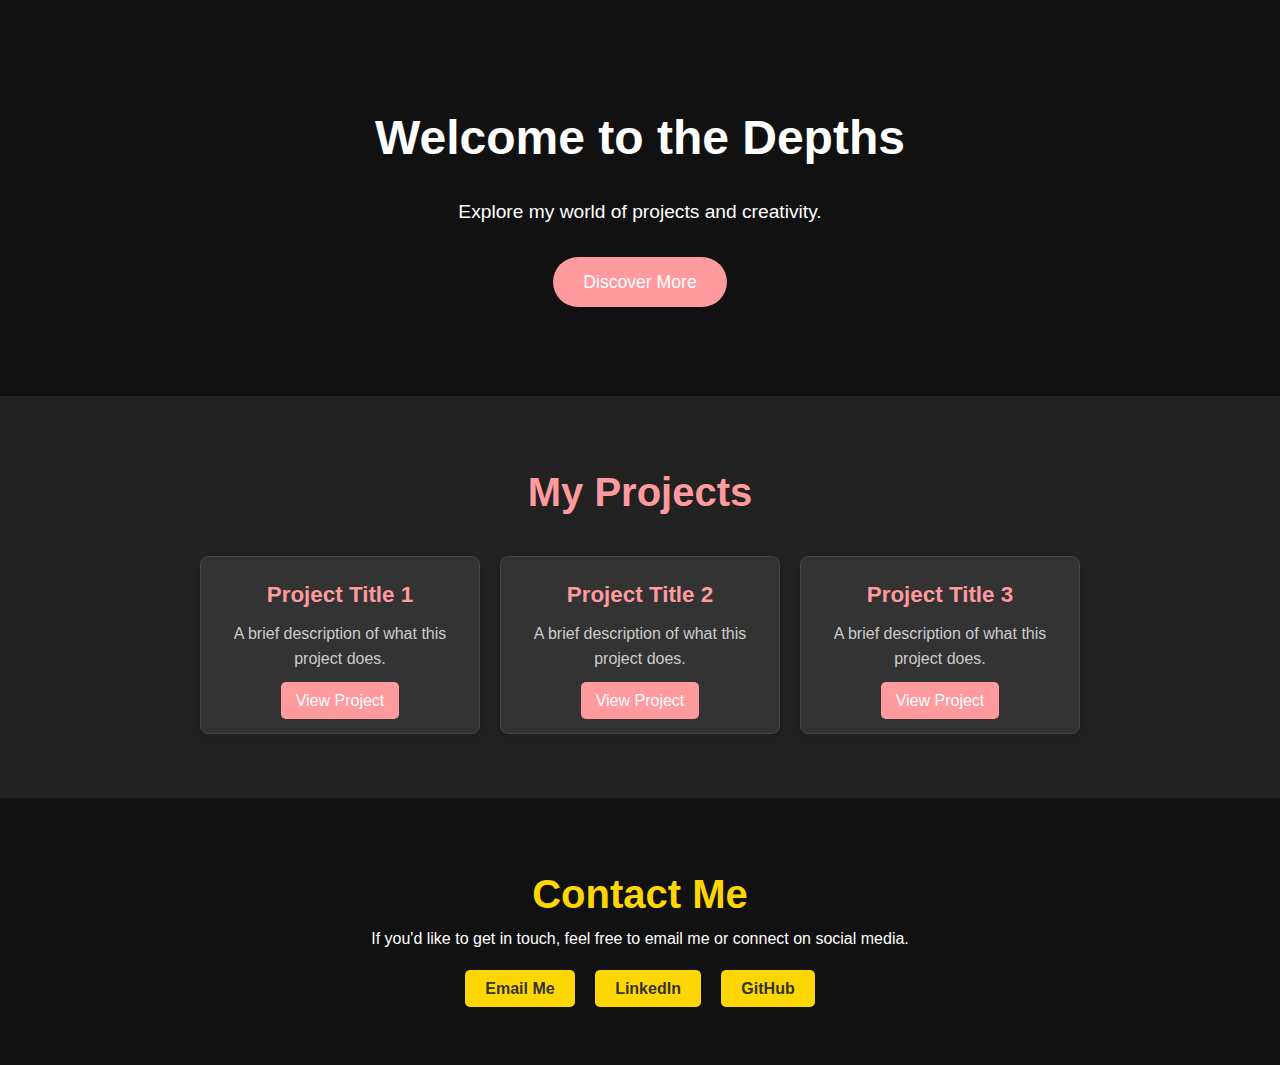
<file: index.html>
<!DOCTYPE html>
<html lang="en">
<head>
    <meta charset="UTF-8">
    <meta name="viewport" content="width=device-width, initial-scale=1.0">
    <meta http-equiv="X-UA-Compatible" content="ie=edge">
    <title>My Deep Sea Website</title>
    <link rel="stylesheet" href="styles.css">
</head>
<body>

    <!-- Hero Section -->
    <section id="hero">
        <div class="hero-content">
            <h1>Welcome to the Depths</h1>
            <p>Explore my world of projects and creativity.</p>
            <a href="#projects" class="btn">Discover More</a>
        </div>
    </section>

    <!-- Projects Section -->
    <section id="projects">
        <h2>My Projects</h2>
        <div class="project-grid">
            <div class="project-card">
                <h3>Project Title 1</h3>
                <p>A brief description of what this project does.</p>
                <a href="#" class="btn">View Project</a>
            </div>
            <div class="project-card">
                <h3>Project Title 2</h3>
                <p>A brief description of what this project does.</p>
                <a href="#" class="btn">View Project</a>
            </div>
            <div class="project-card">
                <h3>Project Title 3</h3>
                <p>A brief description of what this project does.</p>
                <a href="#" class="btn">View Project</a>
            </div>
        </div>
    </section>

    <!-- Contact Section -->
    <section id="contact">
        <h2>Contact Me</h2>
        <p>If you'd like to get in touch, feel free to email me or connect on social media.</p>
        <div class="contact-info">
            <a href="mailto:youremail@example.com" class="btn">Email Me</a>
            <a href="https://linkedin.com/in/yourprofile" class="btn">LinkedIn</a>
            <a href="https://github.com/yourusername" class="btn">GitHub</a>
        </div>
    </section>

    <script src="script.js"></script>
</body>
</html>
</file>
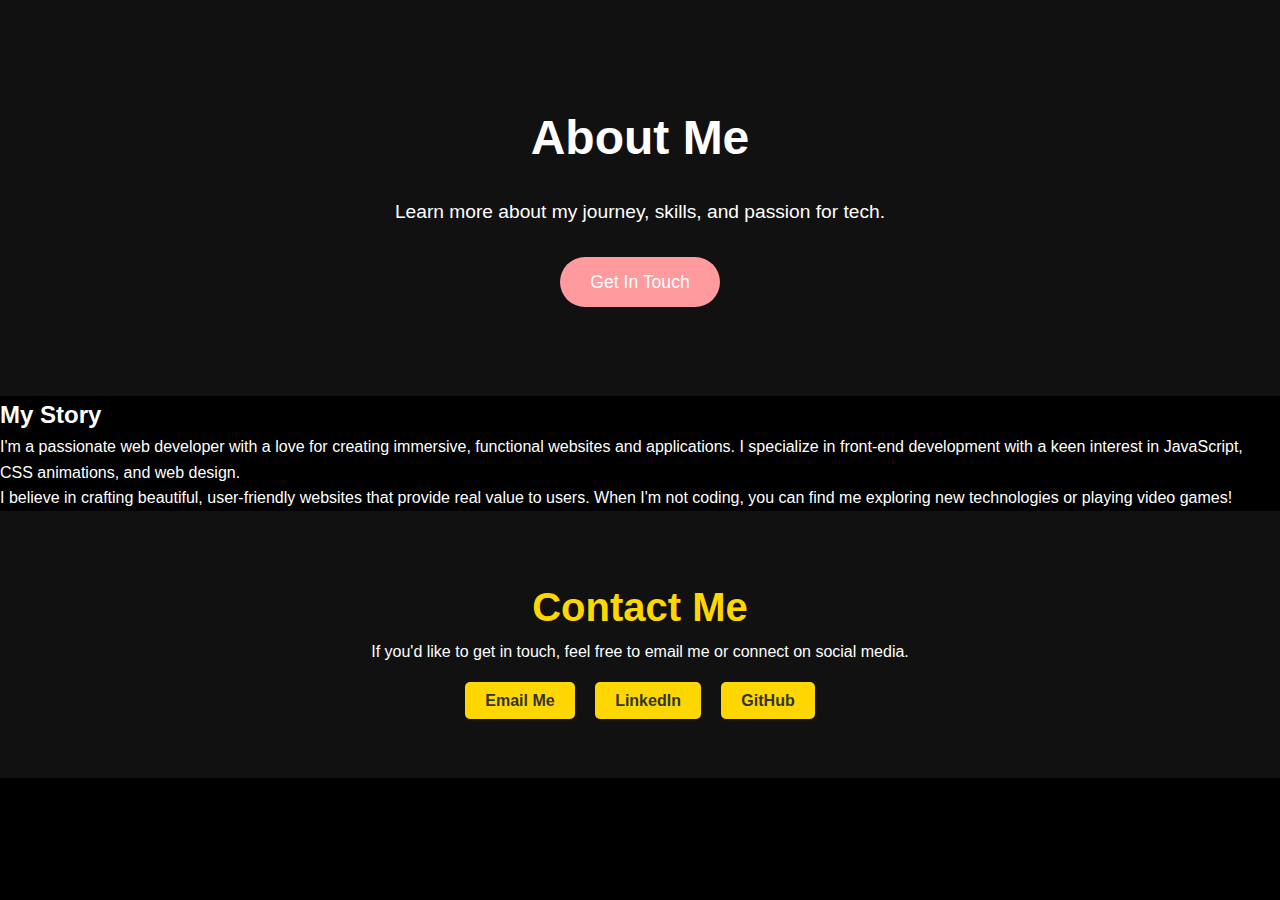
<file: about.html>
<!DOCTYPE html>
<html lang="en">
<head>
    <meta charset="UTF-8">
    <meta name="viewport" content="width=device-width, initial-scale=1.0">
    <meta http-equiv="X-UA-Compatible" content="ie=edge">
    <title>About Me</title>
    <link rel="stylesheet" href="styles.css">
</head>
<body>

    <!-- About Section -->
    <section id="hero">
        <div class="hero-content">
            <h1>About Me</h1>
            <p>Learn more about my journey, skills, and passion for tech.</p>
            <a href="#contact" class="btn">Get In Touch</a>
        </div>
    </section>

    <section id="about">
        <h2>My Story</h2>
        <p>I'm a passionate web developer with a love for creating immersive, functional websites and applications. I specialize in front-end development with a keen interest in JavaScript, CSS animations, and web design.</p>
        <p>I believe in crafting beautiful, user-friendly websites that provide real value to users. When I'm not coding, you can find me exploring new technologies or playing video games!</p>
    </section>

    <section id="contact">
        <h2>Contact Me</h2>
        <p>If you'd like to get in touch, feel free to email me or connect on social media.</p>
        <div class="contact-info">
            <a href="mailto:youremail@example.com" class="btn">Email Me</a>
            <a href="https://linkedin.com/in/yourprofile" class="btn">LinkedIn</a>
            <a href="https://github.com/yourusername" class="btn">GitHub</a>
        </div>
    </section>

    <script src="script.js"></script>
</body>
</html>
</file>
<file: styles.css>
/* Global Styles */
* {
    margin: 0;
    padding: 0;
    box-sizing: border-box;
}

body {
    background-color: black; /* Set background color to black */
    color: white; /* Set default text color to white for visibility */
    font-family: 'Arial', sans-serif;
    line-height: 1.6;
}

a {
    color: #ff9a9e; /* Link color */
    text-decoration: none;
}

a:hover {
    color: #ffd700;
}

/* Hero Section */
#hero {
    background-color: #111;
    padding: 100px 0;
    text-align: center;
    color: white;
}

#hero h1 {
    font-size: 3rem;
    margin-bottom: 20px;
}

#hero p {
    font-size: 1.2rem;
    margin-bottom: 40px;
}

#hero .btn {
    background-color: #ff9a9e;
    color: #fff;
    padding: 15px 30px;
    border-radius: 30px;
    font-size: 1.1rem;
    transition: background-color 0.3s ease;
}

#hero .btn:hover {
    background-color: #ffd700;
}

/* Projects Section Styling */
#projects {
    background-color: #222; /* Dark background for projects */
    color: #fff;
    padding: 4rem 1rem;
    text-align: center;
}

#projects h2 {
    font-size: 2.5rem;
    margin-bottom: 2rem;
    color: #ff9a9e;
}

.project-grid {
    display: flex;
    flex-wrap: wrap;
    gap: 20px;
    justify-content: center;
    margin-top: 2rem;
}

.project-card {
    background-color: #333; /* Dark background for project cards */
    border: 1px solid #444;
    padding: 20px;
    border-radius: 8px;
    width: 280px;
    text-align: center;
    transition: transform 0.3s ease, background-color 0.3s ease;
    box-shadow: 0 4px 6px rgba(0, 0, 0, 0.1);
}

.project-card:hover {
    transform: translateY(-10px);
    background-color: #444; /* Lighter on hover */
}

.project-card h3 {
    font-size: 1.4rem;
    color: #ff9a9e;
    margin-bottom: 0.5rem;
}

.project-card p {
    font-size: 1rem;
    color: #ccc;
    margin-bottom: 1rem;
}

.project-card .btn {
    background-color: #ff9a9e;
    color: #fff;
    padding: 10px 15px;
    border-radius: 5px;
    text-decoration: none;
}

.project-card .btn:hover {
    background-color: #ffd700;
}

/* Contact Section Styling */
#contact {
    background-color: #111;
    color: #fff;
    padding: 4rem 1rem;
    text-align: center;
}

#contact h2 {
    font-size: 2.5rem;
    color: #ffd700;
}

.contact-info {
    margin-top: 1.5rem;
}

.contact-info .btn {
    background-color: #ffd700;
    color: #333;
    margin: 0.5rem;
    padding: 10px 20px;
    border-radius: 5px;
    text-decoration: none;
    font-weight: bold;
}

.contact-info .btn:hover {
    background-color: #ff9a9e;
    color: #fff;
}
</file>
